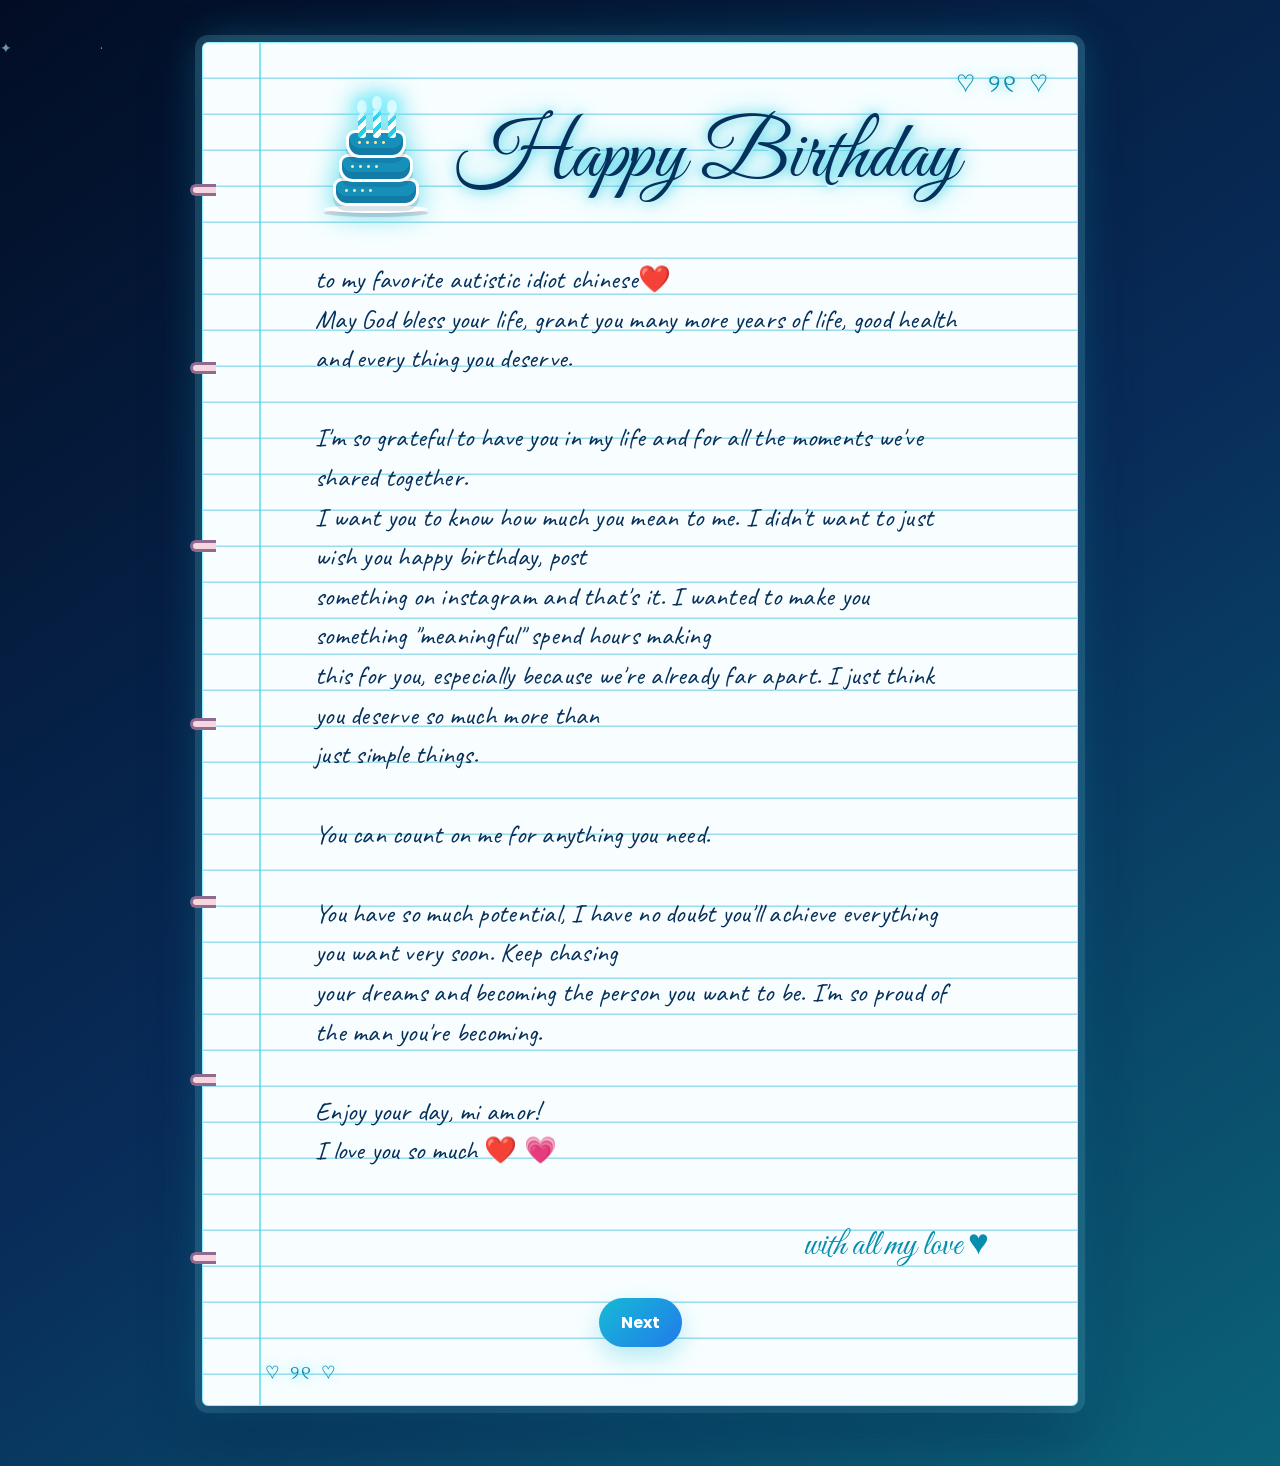
<file: birthday-wishes.html>
<!DOCTYPE html>
<html lang="en">

<head>
    <meta charset="UTF-8">
    <meta name="viewport" content="width=device-width, initial-scale=1.0">
    <title>Birthday Wishes for You</title>
    <link rel="preconnect" href="https://fonts.googleapis.com">
    <link rel="preconnect" href="https://fonts.gstatic.com" crossorigin>
    <link
        href="https://fonts.googleapis.com/css2?family=Caveat:wght@500;600;700&family=Great+Vibes&family=Poppins:wght@400;600;700&display=swap"
        rel="stylesheet">
    <style>
        * {
            box-sizing: border-box;
        }

        body {
            margin: 0;
            min-height: 100vh;
            overflow-x: hidden;
            color: #493b52;
            font-family: 'Poppins', sans-serif;
            background:
                radial-gradient(circle at 14% 18%, rgba(255, 230, 238, 0.8), transparent 25%),
                radial-gradient(circle at 86% 78%, rgba(255, 225, 165, 0.55), transparent 28%),
                linear-gradient(135deg, #6d4c87, #c47b91 58%, #efc49b);
        }

        .page {
            width: min(920px, 100%);
            min-height: 100vh;
            margin: auto;
            padding: 42px 22px 60px;
            position: relative;
        }

        .floating-hearts span {
            position: fixed;
            bottom: -30px;
            color: #fff0f5;
            font-size: clamp(1.3rem, 3vw, 2.2rem);
            pointer-events: none;
            animation: rise 8s linear infinite;
            opacity: 0;
        }

        .floating-hearts span:nth-child(1) {
            left: 8%;
            animation-delay: 0s;
        }

        .floating-hearts span:nth-child(2) {
            left: 24%;
            animation-delay: 2.6s;
            color: #ffe6a5;
        }

        .floating-hearts span:nth-child(3) {
            left: 70%;
            animation-delay: 1.4s;
        }

        .floating-hearts span:nth-child(4) {
            left: 88%;
            animation-delay: 4s;
            color: #ffe6a5;
        }

        @keyframes rise {
            0% {
                transform: translateY(0) rotate(-12deg) scale(.7);
                opacity: 0;
            }

            15% {
                opacity: .85;
            }

            85% {
                opacity: .85;
            }

            100% {
                transform: translateY(-110vh) rotate(18deg) scale(1.15);
                opacity: 0;
            }
        }

        .notebook {
            position: relative;
            padding: clamp(26px, 6vw, 62px) clamp(24px, 8vw, 88px) 58px;
            border: 1px solid #d7cbd4;
            border-radius: 6px;
            background:
                linear-gradient(90deg, transparent 0 56px, rgba(230, 123, 157, .45) 56px 58px, transparent 58px),
                repeating-linear-gradient(to bottom, #fffdf8 0 34px, #c8dcf0 35px 36px);
            box-shadow: 0 22px 60px rgba(35, 27, 53, .34), 0 0 0 7px rgba(255, 255, 255, .22);
            animation: pageIn .8s ease both;
        }

        .notebook::before {
            content: '♡ ୨୧ ♡';
            position: absolute;
            top: 22px;
            right: 26px;
            color: #e77b9d;
            font-size: 1.55rem;
            letter-spacing: .12em;
        }

        .notebook::after {
            content: '♡ ୨୧ ♡';
            position: absolute;
            bottom: 18px;
            left: 62px;
            color: #e77b9d;
            font-size: 1.2rem;
            letter-spacing: .12em;
        }

        @keyframes pageIn {
            from {
                opacity: 0;
                transform: translateY(24px) rotate(-1deg);
            }

            to {
                opacity: 1;
                transform: translateY(0) rotate(0);
            }
        }

        .rings {
            position: absolute;
            left: -13px;
            top: 58px;
            bottom: 58px;
            display: flex;
            flex-direction: column;
            justify-content: space-around;
        }

        .rings span {
            width: 26px;
            height: 12px;
            border: 3px solid #8f6b91;
            border-right: 0;
            border-radius: 12px 0 0 12px;
            background: #f8d6df;
        }

        .header {
            display: flex;
            align-items: center;
            justify-content: center;
            gap: 26px;
            margin-bottom: 25px;
        }

        .header h1 {
            margin: 0;
            color: #76516c;
            font-family: 'Great Vibes', cursive;
            font-size: clamp(2.5rem, 8vw, 4.8rem);
            font-weight: 400;
            line-height: 1;
            text-align: center;
            flex: 0 1 auto;
        }

        .cake {
            position: relative;
            width: 110px;
            height: 108px;
            flex: 0 0 auto;
            animation: cakeBob 3s ease-in-out infinite;
        }

        .cake-plate {
            position: absolute;
            left: 3px;
            bottom: 0;
            width: 104px;
            height: 8px;
            border-radius: 50%;
            background: #ffe7a9;
            box-shadow: 0 4px 0 rgba(91, 44, 72, .18);
        }

        .layer {
            position: absolute;
            left: 12px;
            width: 86px;
            height: 28px;
            border: 3px solid #fff0dc;
            border-radius: 9px 9px 14px 14px;
            background: #e77b9d;
            box-shadow: inset 0 -7px rgba(180, 73, 116, .22), 0 5px 0 rgba(102, 42, 82, .14);
        }

        .layer::after {
            content: '•  •  •  •';
            position: absolute;
            top: 1px;
            left: 8px;
            color: #ffe6a4;
            font-size: .8rem;
        }

        .layer.bottom {
            bottom: 7px;
            background: #d9658c;
        }

        .layer.middle {
            bottom: 31px;
            left: 18px;
            width: 74px;
            background: #ef8e9f;
        }

        .layer.top {
            bottom: 55px;
            left: 25px;
            width: 60px;
            background: #f4a4ad;
        }

        .candle {
            position: absolute;
            bottom: 75px;
            width: 8px;
            height: 24px;
            border-radius: 3px;
            background: repeating-linear-gradient(135deg, #fff1b7 0 5px, #e77b9d 5px 9px);
            z-index: 2;
        }

        .candle.one {
            left: 37px;
        }

        .candle.two {
            left: 52px;
            height: 28px;
        }

        .candle.three {
            left: 67px;
        }

        .flame {
            position: absolute;
            top: -14px;
            left: 50%;
            width: 10px;
            height: 14px;
            border-radius: 50%;
            transform: translateX(-50%);
            background: #ffd76a;
            box-shadow: 0 0 12px 4px rgba(255, 200, 80, .55);
            animation: flicker .65s ease-in-out infinite alternate;
        }

        @keyframes cakeBob {

            0%,
            100% {
                transform: translateY(0) rotate(-2deg);
            }

            50% {
                transform: translateY(-7px) rotate(2deg);
            }
        }

        @keyframes flicker {
            from {
                transform: translateX(-50%) scaleY(.85) rotate(-4deg);
            }

            to {
                transform: translateX(-50%) scaleY(1.15) rotate(5deg);
            }
        }

        .subtitle {
            margin: 0 0 26px;
            color: #8c5b78;
            font-family: 'Caveat', cursive;
            font-size: clamp(1.5rem, 4vw, 2.1rem);
            text-align: center;
        }

        .wish {
            margin: 0;
            white-space: pre-line;
            font-family: 'Caveat', cursive;
            font-size: clamp(1.25rem, 3vw, 1.65rem);
            line-height: 1.5;
            letter-spacing: 0.01em;
        }

        .signature {
            margin: 30px 0 0;
            color: #c15b83;
            font-family: 'Great Vibes', cursive;
            font-size: 2.2rem;
            text-align: right;
        }

        .back {
            display: block;
            width: fit-content;
            margin: 30px auto 0;
            padding: 12px 22px;
            border-radius: 999px;
            background: #8d72d6;
            color: white;
            font-family: 'Poppins', sans-serif;
            font-weight: 700;
            text-decoration: none;
            box-shadow: 0 10px 24px rgba(73, 48, 104, .25);
        }

        @media (max-width: 600px) {
            .page {
                padding: 24px 16px 42px;
            }

            .notebook {
                padding: 82px 24px 48px 48px;
            }

            .header {
                flex-direction: column-reverse;
                gap: 12px;
            }

            .rings {
                top: 54px;
                bottom: 48px;
            }

            .notebook::before {
                top: 16px;
                right: 16px;
            }
        }

        body {
            background: linear-gradient(145deg, #020d24, #082c59 52%, #0b6378);
            color: #ffffff;
        }

        .notebook {
            color: #06315c;
            background:
                linear-gradient(90deg, transparent 0 56px, rgba(34, 205, 229, .55) 56px 58px, transparent 58px),
                repeating-linear-gradient(to bottom, #f8feff 0 34px, #9bdceb 35px 36px);
            border-color: #8eefff;
            box-shadow: 0 22px 60px rgba(0, 0, 0, .42), 0 0 0 7px rgba(142, 239, 255, .18);
        }

        .notebook::before,
        .notebook::after,
        .signature {
            color: #078eaf;
        }

        .header h1 {
            color: #06315c;
            text-shadow: 0 0 14px rgba(34, 205, 229, .42);
        }

        .subtitle,
        .wish,
        .final-signature {
            color: #06315c;
        }

        .layer {
            background: #22cde5;
            border-color: #ffffff;
            box-shadow: inset 0 -7px rgba(6, 49, 92, .2), 0 5px 0 rgba(6, 49, 92, .14);
        }

        .layer.bottom,
        .layer.middle,
        .layer.top {
            background: #168fb9;
        }

        .cake-plate {
            background: #ffffff;
        }

        .candle {
            background: repeating-linear-gradient(135deg, #ffffff 0 5px, #22cde5 5px 9px);
        }

        .flame {
            background: #d9fbff;
            box-shadow: 0 0 12px 4px rgba(117, 239, 255, .7);
        }

        .back {
            background: linear-gradient(135deg, #16bad5, #217bea);
            box-shadow: 0 10px 24px rgba(22, 186, 213, .3);
        }

        body::before {
            content: '✦    ·       ✧        ·     ✦       ·        ✧    ·     ✦';
            position: fixed;
            inset: 0;
            z-index: -1;
            color: rgba(189, 248, 255, .58);
            font-size: .9rem;
            letter-spacing: 1em;
            line-height: 6rem;
            white-space: pre-wrap;
            animation: noteSparkle 6s ease-in-out infinite alternate;
        }

        .notebook {
            box-shadow: 0 22px 60px rgba(0, 20, 60, .48), 0 0 0 7px rgba(142, 239, 255, .18), 0 0 42px rgba(34, 205, 229, .34);
            animation: pageIn .8s ease both, notebookGlow 5s ease-in-out 1s infinite alternate;
        }

        .header h1 {
            font-size: clamp(2.8rem, 8vw, 5.1rem);
            text-shadow: 0 0 12px rgba(34, 205, 229, .9), 0 0 30px rgba(34, 205, 229, .65), 0 3px 0 #ffffff;
            text-align: center;
        }

        .header {
            width: 100%;
            justify-content: center;
            align-items: center;
        }

        .header .cake {
            filter: drop-shadow(0 0 14px rgba(34, 205, 229, .72));
        }

        .wish {
            padding: 22px 24px;
            border-left: 0;
            border-right: 0;
            color: #06315c;
            text-shadow: 0 1px rgba(255, 255, 255, .8);
        }

        .notebook::before,
        .notebook::after {
            text-shadow: 0 0 12px rgba(34, 205, 229, .8);
        }

        @keyframes noteSparkle {
            from {
                opacity: .24;
                transform: translateY(0);
            }

            to {
                opacity: .74;
                transform: translateY(10px);
            }
        }

        @keyframes notebookGlow {
            from {
                box-shadow: 0 22px 60px rgba(0, 20, 60, .48), 0 0 0 7px rgba(142, 239, 255, .18), 0 0 30px rgba(34, 205, 229, .24);
            }

            to {
                box-shadow: 0 22px 60px rgba(0, 20, 60, .48), 0 0 0 7px rgba(142, 239, 255, .22), 0 0 62px rgba(34, 205, 229, .54);
            }
        }
    </style>
</head>

<body>
    <div class="floating-hearts" aria-hidden="true"><span>♥</span><span>♥</span><span>♥</span><span>♥</span></div>
    <main class="page">
        <article class="notebook">
            <div class="rings" aria-hidden="true">
                <span></span><span></span><span></span><span></span><span></span><span></span><span></span>
            </div>
            <header class="header">
                <div class="cake" aria-label="Birthday cake with three candles">
                    <span class="cake-plate"></span><span class="layer bottom"></span><span
                        class="layer middle"></span><span class="layer top"></span>
                    <span class="candle one"><span class="flame"></span></span><span class="candle two"><span
                            class="flame"></span></span><span class="candle three"><span class="flame"></span></span>
                </div>
                <h1>Happy Birthday</h1>
            </header>
            <p class="wish">to my favorite autistic idiot chinese❤️
                May God bless your life, grant you many more years of life, good health and every thing you deserve.

                I'm so grateful to have you in my life and for all the moments we've shared together.
                I want you to know how much you mean to me. I didn't want to just wish you happy birthday, post
                something on instagram and that's it. I wanted to make you something "meaningful" spend hours making
                this for you, especially because we're already far apart. I just think you deserve so much more than
                just simple things.

                You can count on me for anything you need.

                You have so much potential, I have no doubt you'll achieve everything you want very soon. Keep chasing
                your dreams and becoming the person you want to be. I'm so proud of the man you're becoming.

                Enjoy your day, mi amor!
                I love you so much ❤️ 💗</p>
            <p class="signature">with all my love ♥</p>
            <a class="back" href="index.html#memories-page">Next</a>
        </article>
    </main>
</body>

</html>
</file>
